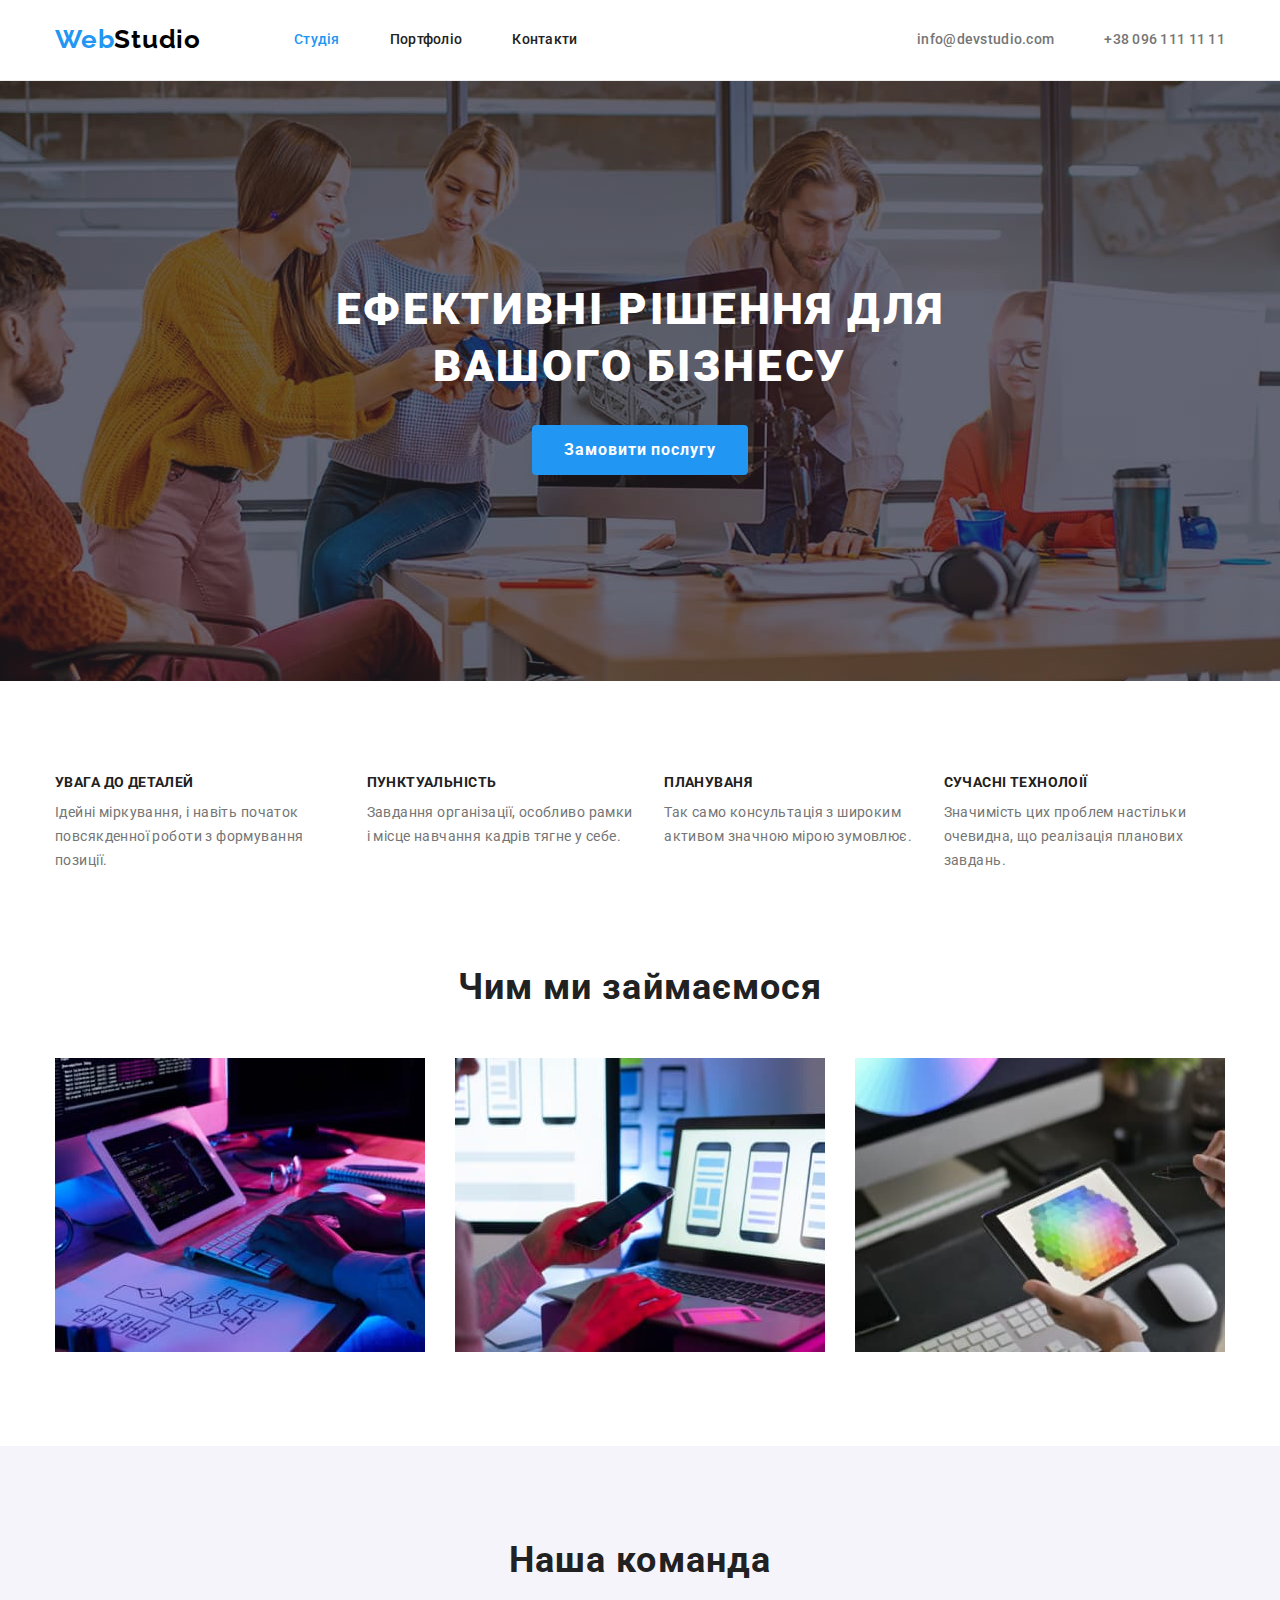
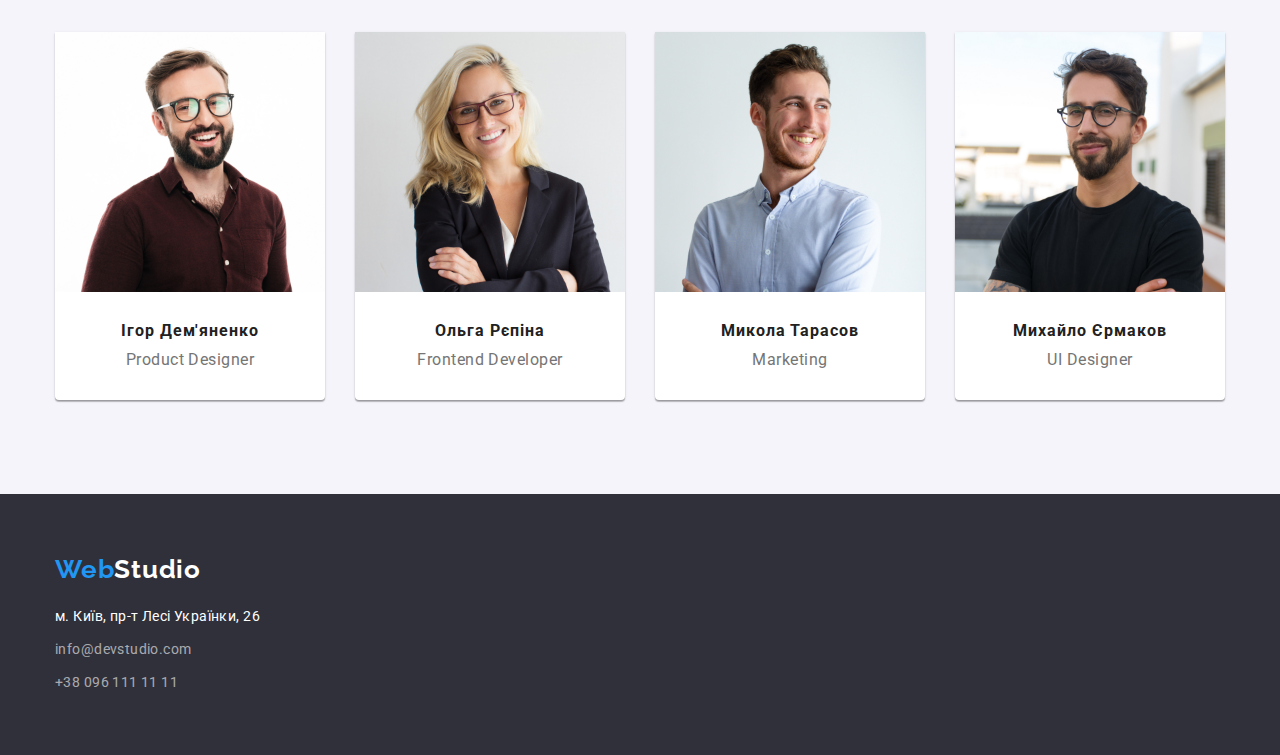
<file: index.html>
<!DOCTYPE html>
<html lang="uk">
<head>
    <meta charset="UTF-8">
    <meta http-equiv="X-UA-Compatible" content="IE=edge">
    <meta name="viewport" content="width=device-width, initial-scale=1.0">
    <title>Document</title>
    <link rel="preconnect" href="https://fonts.googleapis.com">
    <link rel="preconnect" href="https://fonts.gstatic.com" crossorigin>
    <link
        href="https://fonts.googleapis.com/css2?family=Montserrat:wght@400;700&family=Raleway:wght@700&family=Roboto:wght@400;500;700;900&display=swap"
        rel="stylesheet">
        <link rel="stylesheet" href="https://cdnjs.cloudflare.com/ajax/libs/modern-normalize/1.1.0/modern-normalize.min.css">
    <link rel="stylesheet" href="css/styles.css">
</head>
<body class="body">
 <header class="header">
        <div class="container main">
        <nav class="head">
    <a  href="./index.html" class="logo"> <span class="logo-color">Web</span>Studio</a>
    <ul class="site-nav list">
        <li class="item"><a href="" class="link current" >Студія</a></li>
        <li class="item"><a href="portfolio.html" class="link" >Портфоліо</a></li>
        <li class="item"><a href="" class="link" >Контакти</a></li>
    </ul>
     <ul class="link-conection list" >  
 <li class="item"><a href="mailto:info@devstudio.com" class="link" >info@devstudio.com</a></li>
 <li class="item"
 ><a href="tel:+380961111111" class="link" >+38 096 111 11 11</a></li>
 </ul>
 </nav>

</div>

 </header> 
 <main>
<section class="hero">
    <h1 class="hero-title">Ефективні рішення для вашого бізнесу</h1>
    <button type="button" class="button pointer">Замовити послугу</button>
</section>
<section class="section">
    <div class="container">
    <h2 class="visually-hidden">особливості</h2>
<ul class="text list">
    <li class="txt"><h3 class="title subject">Увага до деталей</h3> <p class="desk subject">Ідейні міркування, і навіть початок повсякденної роботи з формування позиції.</p></li>
    <li class="txt"><h3 class="title subject">Пунктуальність</h3> <p class="desk subject">Завдання організації, особливо рамки і місце навчання кадрів тягне у себе.</p></li>
    <li class="txt"><h3 class="title subject">Плануваня</h3> <p class="desk subject">Так само консультація з широким активом значною мірою зумовлює.</p></li>
    <li class="txt"><h3 class="title subject">Сучасні технолоії</h3> <p class="desk subject">Значимість цих проблем настільки очевидна, що реалізація планових завдань.</p></li>
</ul>
</div>
</section>
<section class="section about">
    <div class="container">
    <h2 class="section-title">Чим ми займаємося</h2>
    <ul class="benefits list">
        <li class="ic"><img src="./images/img.jpg" alt="work on computer and tablet" width="370"></li>
        <li class="ic"><img src="./images/img(1).jpg" alt="work on phone and laptop" width="370"></li>
        <li class="ic"><img src="./images/img(2).jpg" alt="work on tablet" width="370"></li>
    </ul>
</div>
</section>
<section class=" section block">
    <div class="container">
    <h2  class="section-title">Наша команда </h2> 
    <ul class="item list">
        <li class="foto"><img src="./images/img(4).jpg" alt="Ігор Дем'яненко" width="270"><div class="comand"><h3 class="caption">Ігор Дем'яненко</h3><p class="subtitle">Product Designer</p></div><div></div></li>
        <li class="foto"><img src="./images/img(5).jpg" alt="Ольга Рєпіна" width="270"><div class="comand"><h3 class="caption">Ольга Рєпіна</h3><p class="subtitle">Frontend Developer</p></div></li>
        <li class="foto"><img src="./images/img(6).jpg" alt="Микола Тарасов" width="270"><div class="comand"><h3 class="caption">Микола Тарасов</h3><p class="subtitle">Marketing</p></div></li>
        <li class="foto"><img src="./images/img(3).jpg" alt="Михайло Єрмаков" width="270"><div class="comand"><h3 class="caption">Михайло Єрмаков</h3><p class="subtitle">UI Designer</p></div></li>
    </ul>
</div>
</section>
 </main>

 <footer class="footer">
    <div class="container">
<a href="./index.html" class="logo-footer"><span class="logo-color">Web</span>Studio</a>
<address>
    <ul class="subject list">
        <li class="footer-subject">
            <a href="https://www.google.com/maps/place/бул.+Леси+Украинки,+26,+Киев,+02000/@50.4265807,30.5383858,17z/data=!3m1!4b1!4m5!3m4!1s0x40d4cf0e033ecbe9:0x57a4dffefec77da0!8m2!3d50.4265807!4d30.5383858"
                class="link address">м. Київ, пр-т Лесі Українки, 26</a>
        </li>
        <li class="footer-subject"><a href="mailto:info@devstudio.com" class="link">info@devstudio.com</a></li>
        <li class="footer-subject"><a href="tel:+380961111111" class="link">+38 096 111 11 11</a></li>
    </ul>
</address>
</div>
 </footer> 
</body>
</html>
</file>
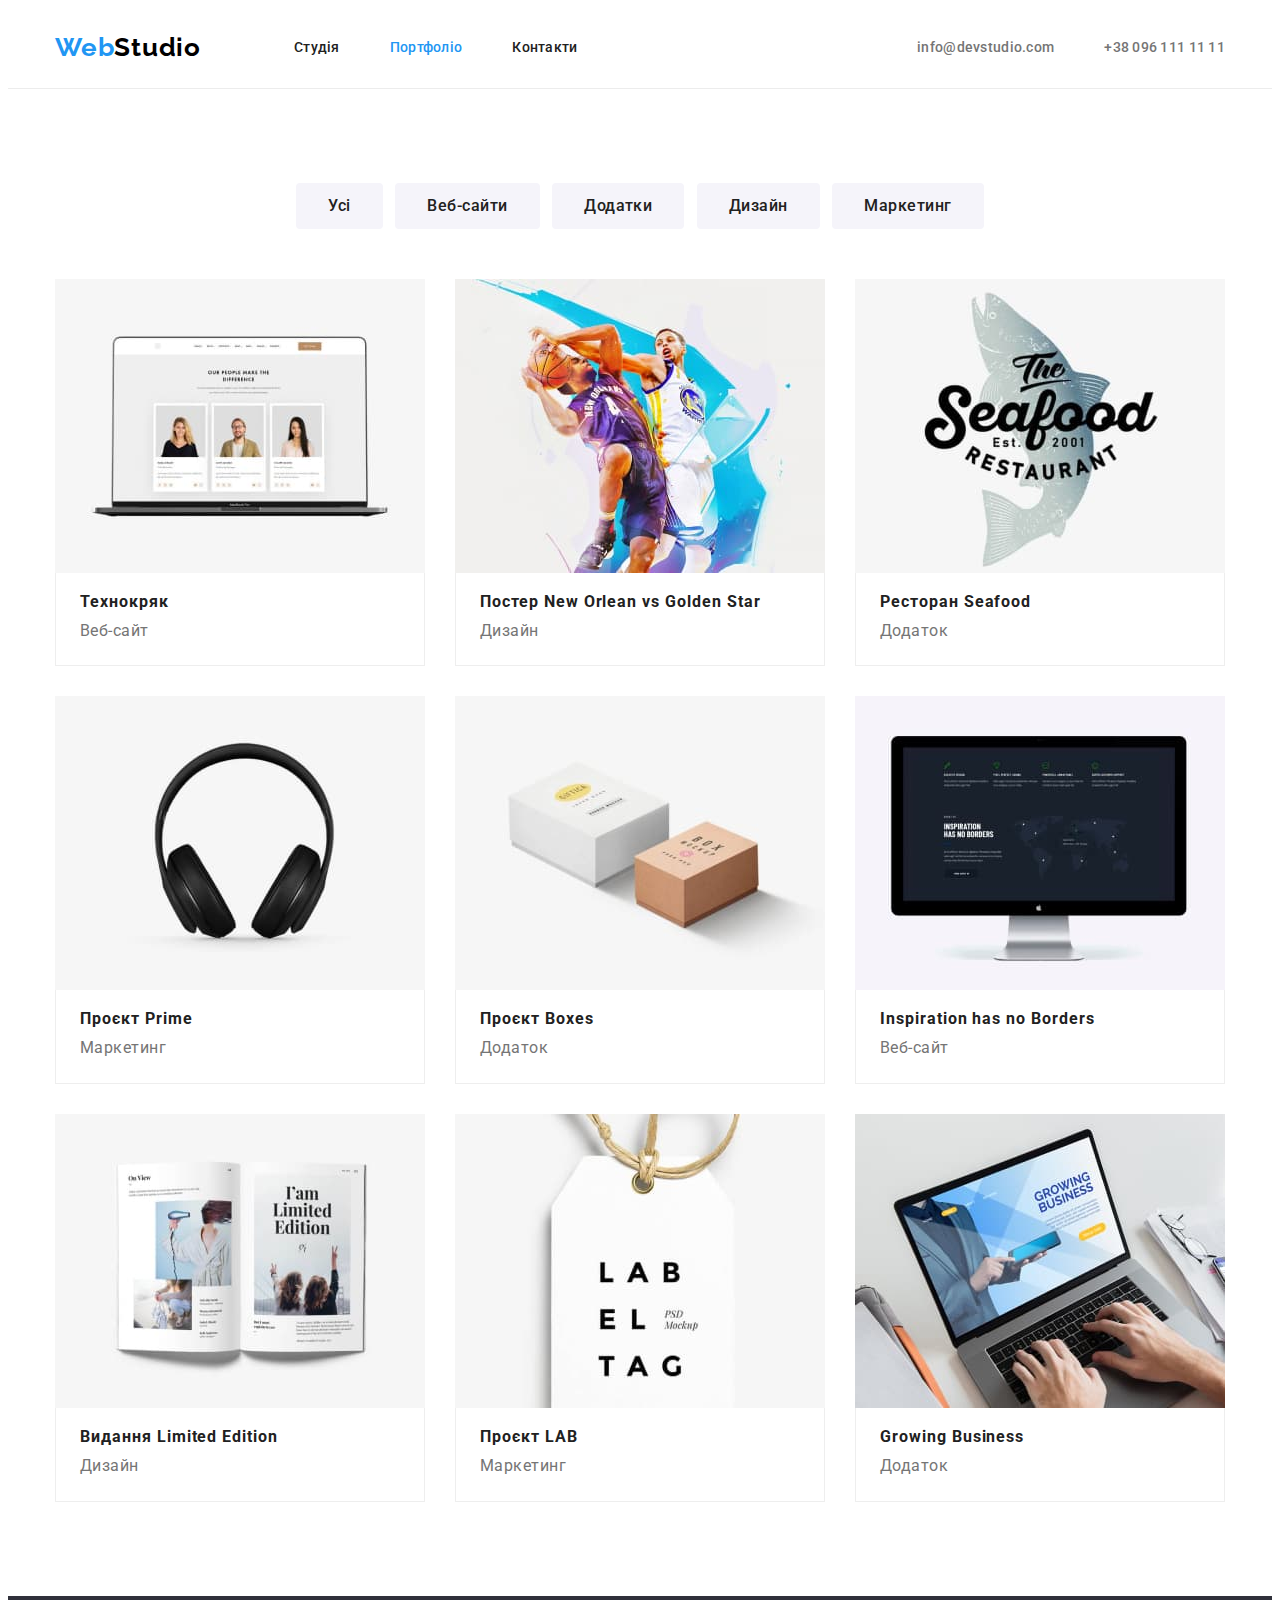
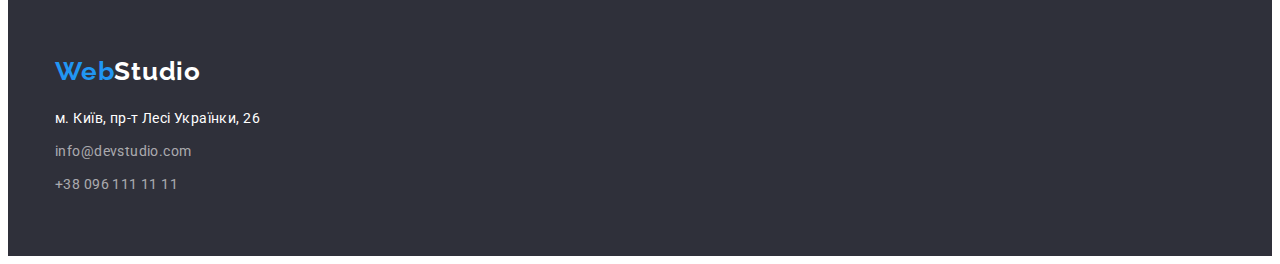
<file: portfolio.html>
<!DOCTYPE html>
<html lang="uk">
<head>
    <meta charset="UTF-8">
    <meta http-equiv="X-UA-Compatible" content="IE=edge">
    <meta name="viewport" content="width=device-width, initial-scale=1.0">
    <title>Document</title>
<link rel="preconnect" href="https://fonts.googleapis.com">
<link rel="preconnect" href="https://fonts.gstatic.com" crossorigin>
<link
  href="https://fonts.googleapis.com/css2?family=Montserrat:wght@400;700&family=Raleway:wght@700&family=Roboto:wght@400;500;700;900&display=swap"
  rel="stylesheet">
<link rel="stylesheet" href="css/styles.css">
</head>
<body class="body">
  <header class="header">
    <div class="container main">
  <nav class="head">
    <a href="./portfolio.html" class="logo"><span class="logo-color">Web</span>Studio</a>
    <ul class="site-nav list">
      <li class="item"><a href="index.html" class="link">Студія</a></li>
      <li class="item"><a href="portfolio.html" class="link current">Портфоліо</a></li>
      <li class="item"><a href="" class="link">Контакти</a></li>
    </ul>
        <ul class="link-conection list">
      <li class="item"><a href="mailto:info@devstudio.com" class="link">info@devstudio.com</a></li>
      <li class="item"><a href="tel:+380961111111" class="link">+38 096 111 11 11</a></li>
    </ul>
    </nav>

  </div>
  </header>  
  <main>
   <section class="section portfolio">
    <div class="container portfolio">
    <h1 class="visually-hidden">основне</h1>
    <ul class="button-nav list">
        <li class="filter"> <button type="button" class="button pointer">Усі</button></li>
        <li class="filter"> <button type="button" class="button pointer">Веб-сайти</button></li>
        <li class="filter"> <button type="button" class="button pointer">Додатки</button></li>
        <li class="filter"> <button type="button" class="button pointer">Дизайн</button></li>
        <li class="filter"> <button type="button" class="button pointer">Маркетинг</button></li>
    </ul>
<ul class="content list">
    <li class="item"> <a href="" class="content-link"><img src="./images/img(71).jpg " alt="ноутбук з фото" width="370"><div class="content-info"><h2 class="caption">Технокряк</h2><p class="text-headline">Веб-сайт</p></div></a></li>
    <li class="item"> <a href="" class="content-link"><img src="./images/img(72).jpg" alt="баскетболісти" width="370"><div class="content-info"><h2 class="caption">Постер New Orlean vs Golden Star</h2><p class="text-headline">Дизайн</p></div></a></li>
    <li class="item"> <a href="" class="content-link"><img src="./images/img(73).jpg" alt="логотип" width="370"><div class="content-info"><h2 class="caption">Ресторан Seafood</h2><p class="text-headline">Додаток</p></div></a></li>
    <li class="item"> <a href="" class="content-link"><img src="./images/img(74).jpg" alt="навушники" width="370"><div class="content-info"><h2 class="caption">Проєкт Prime</h2><p class="text-headline">Маркетинг</p></div></a></li>
    <li class="item"> <a href="" class="content-link"><img src="./images/img(75).jpg" alt="коробки" width="370"><div class="content-info"><h2 class="caption">Проєкт Boxes</h2><p class="text-headline">Додаток</p></div></a></li>
    <li class="item"> <a href="" class="content-link"><img src="./images/img(76).jpg" alt="монітор" width="370"><div class="content-info"><h2 class="caption">Inspiration has no Borders</h2><p class="text-headline">Веб-сайт</p></div></a></li>
    <li class="item"> <a href="" class="content-link"><img src="./images/img(77).jpg" alt="журнал" width="370"><div class="content-info"><h2 class="caption">Видання Limited Edition</h2><p class="text-headline">Дизайн</p></div></a></li>
    <li class="item"> <a href="" class="content-link"><img src="./images/img(78).jpg" alt="жетон" width="370"><div class="content-info"><h2 class="caption">Проєкт LAB</h2><p class="text-headline">Маркетинг</p></div></a></li>
    <li class="item"> <a href="" class="content-link"><img src="./images/img(79).jpg" alt="робота на ноутбуці" width="370"><div class="content-info"><h2 class="caption">Growing Business</h2><p class="text-headline">Додаток</p></div></a></li>
</ul>
</div>
    </section>
  </main>
  <footer class="footer">
    <div class="container">
    <a href="./index.html" class="logo-footer"><span class="logo-color">Web</span>Studio</a>
    <address>
      <ul class="subject list">
        <li class="footer-subject">
          <a href="https://www.google.com/maps/place/бул.+Леси+Украинки,+26,+Киев,+02000/@50.4265807,30.5383858,17z/data=!3m1!4b1!4m5!3m4!1s0x40d4cf0e033ecbe9:0x57a4dffefec77da0!8m2!3d50.4265807!4d30.5383858"
            class="link address">м. Київ, пр-т Лесі Українки, 26</a>
        </li>
        <li class="footer-subject"><a href="mailto:info@devstudio.com" class="link">info@devstudio.com</a></li>
        <li class="footer-subject"><a href="tel:+380961111111" class="link">+38 096 111 11 11</a></li>
      </ul>
    </address>
  </div>
  </footer>
</body>
</html>
</file>
<file: css/styles.css>
/* вторинний колір в тексту #12121 */
/* колір основного  тексту #757575 */
/* білий #FFFFFF */
/* акцент #2196F3 */
/* колір фону хедеру #FFFFFF */
/* колір першої секциї та футеру #2F303A */
/* колір другої секциї #F5F5F5 */
/* колір третьої секциї #F5F4FA */
* {
    box-sizing: border-box;
}
.h1,
.h2,
.h3,
.h4,
.h5,
.h6,
.p {
    margin-top: 0;
    margin-bottom: 0;
}
:root{--primery-text-color: #212121;
    --accent-color: #2196F3;
    --secondary-text-color: #757575;
    --third-text-color: #FFFFFF;
    --background-color: #2F303A;
}
.container {

    width: 1200px;
    margin-left: auto;
    margin-right: auto;
    padding-left: 15px;
    padding-right: 15px;
}
.body {
background: var(--third-text-color);
color: var(--primery-text-color);
font-family: 'Roboto', sans-serif;

}
.list{
    list-style:none;
    margin: 0;
}
.logo {
    /* WebStudio */
    display: flex;
    padding-top: 24px;
    padding-bottom: 25px;
margin-right: 93px;
    font-family: 'Raleway';
        font-weight: 700;
        font-size: 26px;
        line-height: 1.19;
        letter-spacing: 0.03em;
        color: #000000;
text-decoration: none;
}
.logo-color{
    color: var(--accent-color);
}
.site-nav .link{
    display: block;
    padding-top: 32px;
    padding-bottom: 32px;
    color: var(--primery-text-color);
    font-weight: 500;
        font-size: 14px;
        line-height: 1.14;
        letter-spacing: 0.02em;
        text-decoration: none;

}
.site-nav{
    display: flex;
    padding: 0;

}
.site-nav .item+.item{
    margin-left: 50px;
}

.site-nav .link:hover,
.site-nav .link:focus{
    color: var(--accent-color);
}
.link.current{
    color: var(--accent-color);
}
.link-conection .link{
    display: block;
    padding-top: 32px;
    padding-bottom: 32px;
    color: var(--secondary-text-color);
    font-weight: 500;
        font-size: 14px;
        line-height: 1.14;
        letter-spacing: 0.02em;
        text-decoration: none;}
.link-conection { 
    display: flex;
    margin-left: auto;
    padding: 0;
}
.link-conection .link:hover,
.link-conection .link:focus{
    color: var(--accent-color);
}
.link-conection .item+.item{
    margin-left: 50px;
}
/*main*/
.hero{
    background-color: #C4C4C4;
    max-width: 1600px;
    height: 600px;
        padding-top: 200px;
    padding-bottom: 200px;
    text-align: center;
    background-image: linear-gradient(
        to right,
        rgba(47, 48, 58, 0.4),
        rgba(47, 48, 58, 0.4)),
        url(../images/header.jpg);
        background-repeat: no-repeat;
        background-position: center;
        background-size: cover;
}
.hero-title{
color: var(--third-text-color);
width: 696px;
    font-weight: 900;
        font-size: 44px;
        line-height: 1.3;
        text-align: center;
        letter-spacing: 0.06em;
        text-transform: uppercase;
        margin-top: 0;
        margin-bottom: 30px;
        margin-left: auto;
        margin-right: auto;
}
.visually-hidden{
    position: absolute;
        white-space: nowrap;
        width: 1px;
        height: 1px;
        overflow: hidden;
        border: 0;
        padding: 0;
        clip: rect(0 0 0 0);
        clip-path: inset(50%);
        margin-bottom: 0px;
        margin-top: 0px;
        padding-top: 94px;
        padding-bottom: 94px;
}

.title.subject{
    font-weight: 700;
        font-size: 14px;
        line-height: 1.14;
        letter-spacing: 0.03em;
        text-transform: uppercase;
        margin: 0;
        margin-bottom: 10px;

}
.desk.subject{
color: var(--secondary-text-color);
    font-weight: 400;
        font-size: 14px;
        line-height: 1.71;
        letter-spacing: 0.03em;
        margin: 0;
}
.section-title{
    color: var(--primery-text-color);
    font-weight: 700;
        font-size: 36px;
        line-height: 1.16;
        text-align: center;
        letter-spacing: 0.03em;
        margin-top: 0px;
        margin-bottom: 50px;
        padding: 0px;
}

.subtitle{
    color:var(--secondary-text-color);
    font-weight: 400;
        font-size: 16px;
        line-height: 1.18;
        text-align: center;
        letter-spacing: 0.03em;
        margin-top: 0px;
        margin-bottom: 0px;
}
.caption{
        color: var(--primery-text-color);
                font-weight: 700;
                    font-size: 16px;
                    line-height: 1.17;
                    letter-spacing: 0.06em;
                    margin-top: 0px;
                    margin-bottom: 10px;
}
.footer{
    background-color: var(--background-color);
    padding-top: 60px;
    padding-bottom: 60px;

}
.subject .link   {
font-style: normal;
    font-weight: 400;
    font-size: 14px;
    line-height: 1.71;
    letter-spacing: 0.03em;
    color: rgba(255, 255, 255, 0.6);
}
.address {
    font-weight: 400;
    font-size: 14px;
    line-height: 1.71;
    letter-spacing: 0.03em;
    color: var(--third-text-color);
    text-decoration: none;}
.logo-footer{
    display: inline-block;
    margin-bottom: 20px;
    font-family: 'Raleway';
        font-weight: 700;
        font-size: 26px;
        line-height: 1.19;
        letter-spacing: 0.03em;
        color:var(--third-text-color);
        text-decoration: none;
}
.footer-subject{
    margin-bottom: 9px;
}
.subject .link{
        font-style: normal;
    text-decoration: none;
}
.subject .link:hover,
.subject .link:focus {
    color: var(--accent-color);
}

.link.address {
            color:var(--third-text-color)
}
.pointer{
    cursor: pointer;
}
.button{
    display: inline-block;
    border: none;
    border-radius: 4px;
    padding: 10px 32px;
background-color: var(--accent-color);
color: var(--third-text-color);
        font-weight: 700;
        font-size: 16px;
        line-height: 1.87;
        display: flex;
        align-items: center;
        text-align: center;
        letter-spacing: 0.06em;
        margin-left: auto;
        margin-right: auto;
}
.button-nav .button{
background-color:  #F5F4FA;;
color:var(--primery-text-color);
        font-weight: 500;
        font-size: 16px;
        line-height: 1.62;
        text-align: center;
        letter-spacing: 0.03em;
        font-family: inherit;
}
.button-nav .button:hover,
.button-nav .button:focus{
    background-color: #2196F3;
    color:var(--third-text-color)
}
.content-link{
    text-decoration: none;
    margin-bottom: 20px;
}

.head {
    display: flex;
}
.head-line{
    color: var(--secondary-text-color);
    font-style: normal;
        font-weight: 400;
        font-size: 16px;
        line-height: 1.87;
        letter-spacing: 0.03em
}
.container .main {
    display: flex;
    align-items: center;

}
.header{
border-bottom: 1px solid #ECECEC;
}
.section{
    padding-top: 94px;
    padding-bottom: 94px;
}
.text{
    display: flex;
gap: 30px;
    padding: 0px;
    
}
.section.about{
padding-top: 0px;

}
.benefits{
    padding: 0px;
    display: flex;
    margin-left: auto;
}
.benefits .ic+.ic{
    margin-left: 30px;
}
.block{
    background: #F5F4FA;
    margin-top: 0px;
    margin-bottom: 0px;
    padding-top: 94px;
    padding-bottom: 94px;
}
.block .item{
    display: flex;
    margin-left: auto;
    padding: 0px;
}
.item .foto+.foto{
    margin-left: 30px;
}
.foto{
margin-top: 0;
    margin-bottom: 0;
    background-color: var(--third-text-color);
    box-shadow: 0px 1px 3px rgba(0, 0, 0, 0.12), 0px 1px 1px rgba(0, 0, 0, 0.14), 0px 2px 1px rgba(0, 0, 0, 0.2);
    border-radius: 0px 0px 4px 4px;
}
.comand{
    padding-top: 30px;
    padding-bottom: 30px;
    text-align: center;
}
/*PORTFOLIO*/
.section.portfolio{
    display: flex;
padding-top: 94px;
padding-bottom: 94px;
}
.button-nav{
    display: block;
    padding: 0px;
        font-weight: 500;
        font-size: 16px;
        line-height: 1.62;
        text-align: center;
        letter-spacing: 0.03em;
            color: #212121;
            border-radius: 4px;
            margin-bottom: 50px;

}
.filter{
    display: inline-flex;

}
.button-nav .filter+.filter{
    margin-left: 8px;
}
.portfolio .button{
    margin-top: 0px;
    margin-bottom: 0px;
}
.content{
    gap: 30px;
    display: flex;
    flex-wrap: wrap;
    padding: 0px;
}
.content .item{
    width: calc((100% - 60px) / 3);
}
.content-info{
padding-top: 20px;
padding-bottom: 20px;
padding-right: 24px;
padding-left: 24px;
border: 1px solid #EEEEEE;
border-top: 0;
    
}
.content .caption{
    margin-bottom: 4px;
}
.text-headline{
    font-weight: 400;
        font-size: 16px;
        line-height: 1.87;
            letter-spacing: 0.03em;
            color: #757575;
            margin-top: 0px;
            margin-bottom: 0px;
}
.subject{
    padding: 0;
}
.footer-subject:last-child{
    margin-bottom: 0;
}
img{
    display: block;
    width: 100%;
    height: auto;

}
</file>
